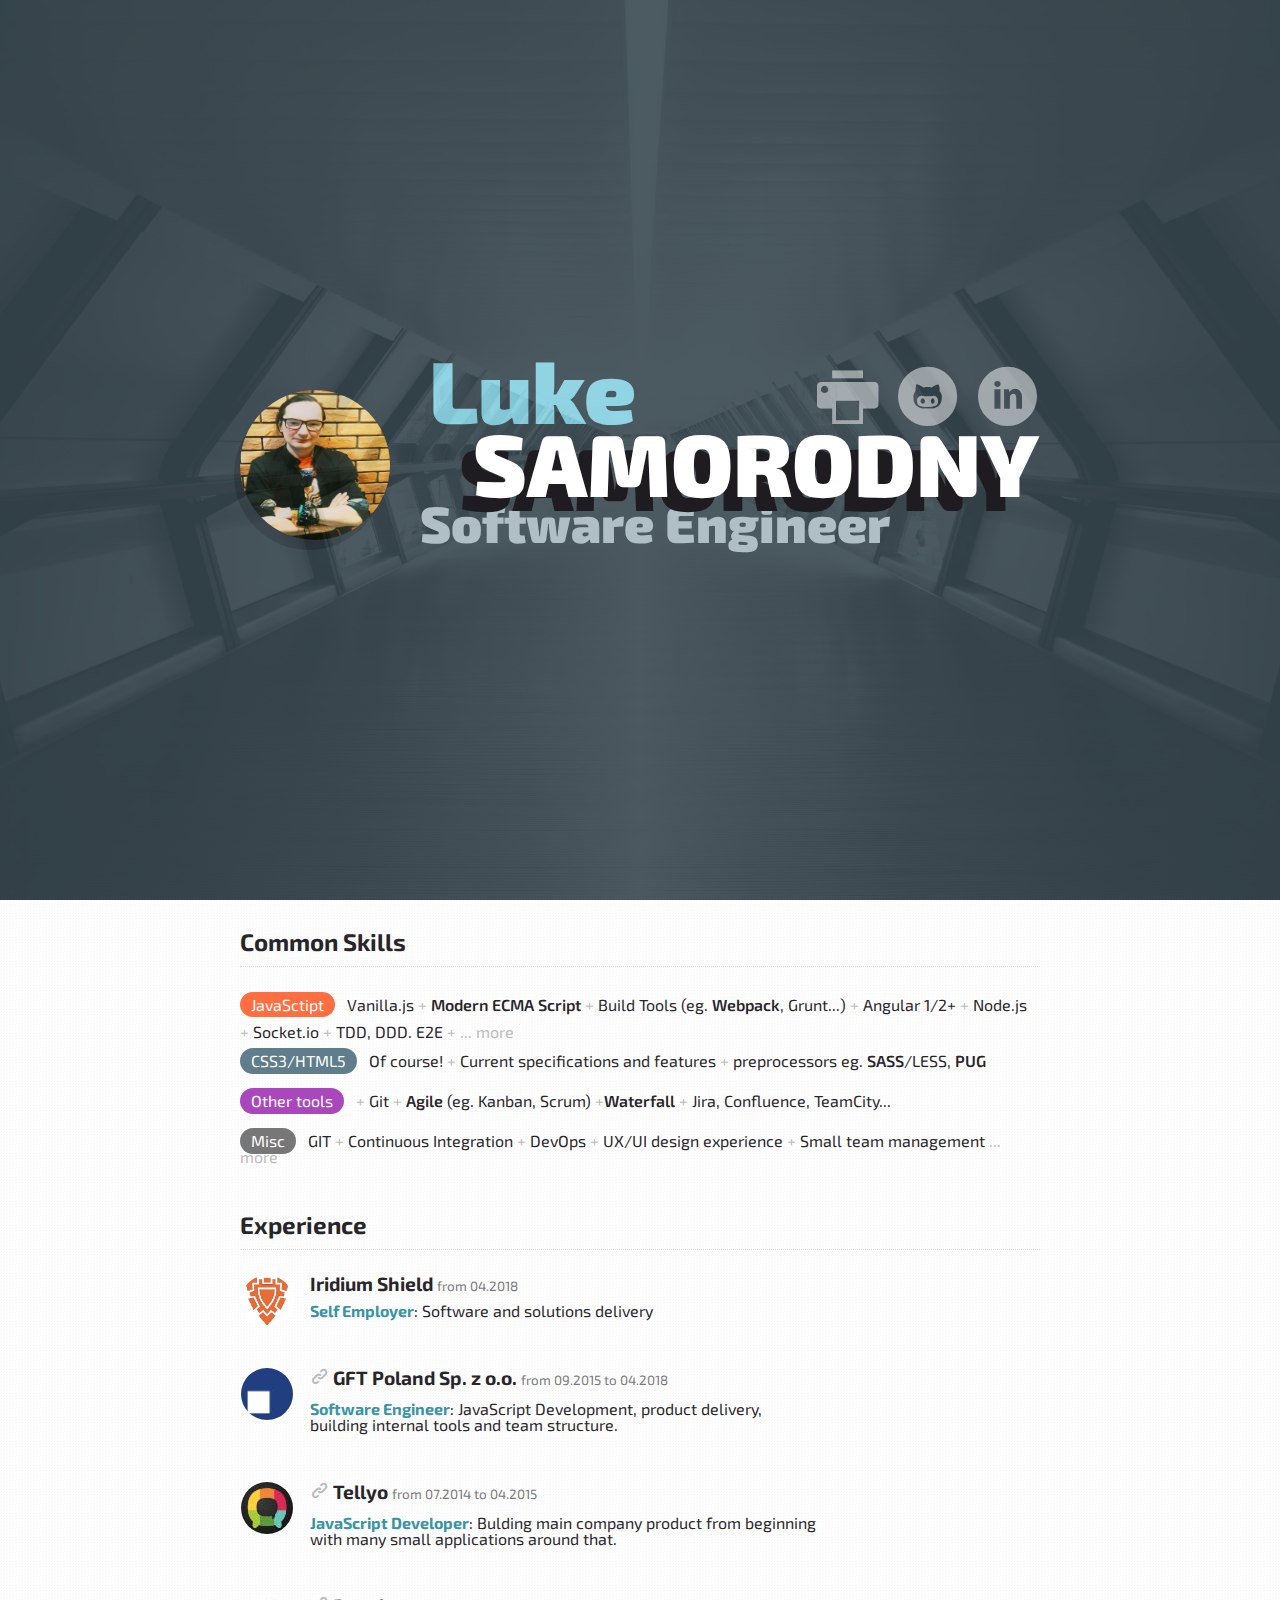
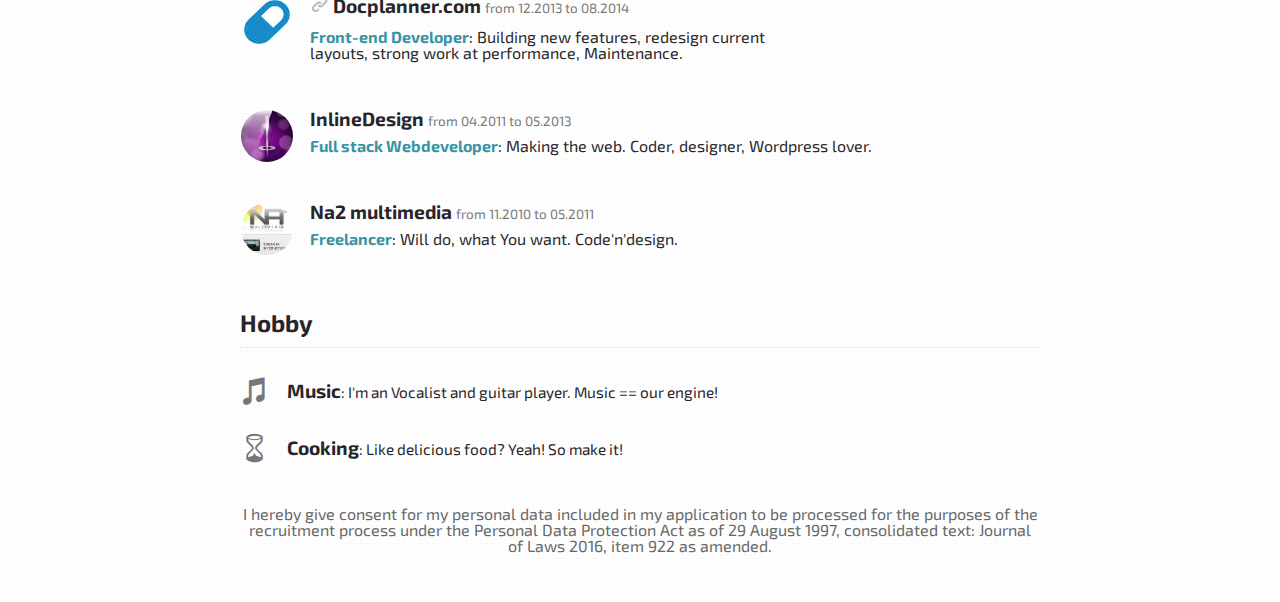
<file: index.html>
<!DOCTYPE html>
<html>
	<head>
		<meta name="theme-color" content="#37474f">
		<meta http-equiv="Content-Type" content="text/html; charset=UTF-8" />
		<meta name="viewport" content="width=device-width, initial-scale=1.0, maximum-scale=1.2, user-scalable=yes" />

		<title>Luke Samorodny - JavaScript developer</title>

		<link href='http://fonts.googleapis.com/css?family=Exo+2:900,400,700&amp;subset=latin-ext'
			rel='stylesheet'
			type='text/css'
			>

		<link rel="stylesheet" href="samorodny.css" type="text/css">

		<!--
			Dzida składa się z przeddzidzia dzidy, śróddzidzia dzidy i zadzidzia
			dzidy. Przeddzidzie dzidy składa się z przeddzidzia przeddzidzia
			dzidy, śróddzidzia przeddzidzia dzidy i zadzidzia przeddzidzia
			dzidy. Śróddzidzie dzidy składa się z przeddzidzia śróddzidzia
			dzidy, śróddzidzia śróddzidzia dzidy i zadzidzia śróddzidzia dzidy.
			Zadzidzie dzidy składa się z przeddzidzia zadzidzia dzidy,
			śróddzidzia zadzidzia dzidy i zadzidzia zadzidzia dzidy.
			Przeddzidzie przeddzidzia dzidy składa się z przeddzidzia
			przeddzidzia przeddzidzia dzidy, śróddzidzia przeddzidzia
			przeddzidzia dzidy i zadzidzia przeddzidzia przeddzidzia dzidy.
			Śróddzidzie przeddzidzia dzidy składa się z przeddzidzia śróddzidzia
			przeddzidzia dzidy, śróddzidzia śróddzidzia przeddzidzia dzidy i...
			Przepraszamy, osoba to pisząca nie wytrzymała psychicznie i musiała
			walnąć głową w blat.
		-->
	</head>
	<body>

		<!-- *************************************************************** -->

		<div id="vcard">
			<section id="it-is-my-home">
				 <div>
					<img src="img/npsr.jpg">

					<figure>
						<p>
							Luke
							<span>
								<a href=""
									class="icon-printer"
									onclick="window.print();return false;"></a>

								<a href="http://github.com/npsr"
									class="icon-github"></a>

								<a href="http://lnkd.in/dQtvxwz"
									class="icon-linkedin"></a>
							</span>
						</p>
						<p>SAMORODNY</p>
						<p>
							Software Engineer
						</p>
					</figure>
				 </div>

			</section>

			<ul id="contact">
				<li><i class="icon-mobile"> </i>(0048) 720 977 700 </li>
				<li> | </li>
				<li><i class="icon-paperplane"> </i>luke.samorodny@gmail.com </li>
				<li><i class="icon-linkedin"> </i>linkedin.com/in/samorodny </li>
				<li> | </li>
				<li><i class="icon-github"> </i>npsr.github.io</li>
			</ul>

			<div class="cover">&nbsp</div>
		</div>

		<!-- *************************************************************** -->

		<div id="curriculum" class="clr">
			<section id="skills">
				<h2>Common Skills</h2>

				<p>
					<span class="js">JavaSctipt</span>

					Vanilla.js
					<small>+</small> <b>Modern ECMA Script</b>
					<small>+</small> Build Tools (eg. <b>Webpack</b>, Grunt...)
					<small>+</small> Angular 1/2+
					<small>+</small> Node.js
					<small>+</small> Socket.io
					<small>+</small> TDD, DDD. E2E

					<small>+ ... more</small>
				</p>

				<p>
					<span class="css">CSS3/HTML5</span>

          Of course!
					<small>+</small> Current specifications and features
					<small>+</small> preprocessors eg. <b>SASS</b>/LESS, <b>PUG</b>
				</p>

				<span class="other">Other tools</span>

				<small>+</small> Git
				<small>+</small> <b>Agile</b> (eg. Kanban, Scrum)
				<small>+</small><b>Waterfall</b>
				<small>+</small> Jira, Confluence, TeamCity...
				<p>
					<span class="misc">Misc</span>

					GIT
					<small>+</small> Continuous Integration
					<small>+</small> DevOps
					<small>+</small> UX/UI design experience
					<small>+</small> Small team management
					<small>... more</small>

				</p>
			</section>

			<!-- *********************************************************** -->

			<section id="experience">
				<h2>Experience</h2>

				<article>
					<img src="img/is.jpeg" width="52" height="52" srcset="img/retina/is.jpeg 2x">

					<div>
						<h3>
							Iridium Shield
							<small>from 04.2018</small>
						</h3>

						<p><strong>Self Employer</strong>:
							Software and solutions delivery
						</p>

					</div>
				</article>

				<article>
					<img src="img/gft.jpg" srcset="img/retina/gft.jpg 2x">

					<div>
						<h3>
							<a href="http://www.gft.com/pl/pl/index/"
								target="_blank"
								>
								<i class="icon icon-link"></i>
								GFT Poland Sp. z o.o.
							</a>
							<small>from 09.2015 to 04.2018</small>
						</h3>

						<p><strong>Software Engineer</strong>:
							JavaScript Development, product delivery,<br>
							building internal tools and team structure.
						</p>

					</div>
				</article>

				<!-- ******************************************************* -->

				<article>
					<img src="img/tlo.jpg" srcset="img/retina/tlo.jpg 2x">

					<div>
						<h3>
							<a href="http://tellyo.com/"
								target="_blank"
								>
								<i class="icon icon-link"></i>
								Tellyo
							</a>
							<small>from 07.2014 to 04.2015</small>
						</h3>

						<p><strong>JavaScript Developer</strong>:
							Bulding main company product from beginning<br>
							with many small applications around that.
						</p>

					</div>
				</article>

				<!-- ******************************************************* -->

				<article>
					<img src="img/zl.jpg" srcset="img/retina/zl.jpg 2x">

					<div>
						<h3>
							<a href="http://docplanner.com/"
								target="_blank"
								>
								<i class="icon icon-link"></i>
								Docplanner.com
							</a>
							<small>from 12.2013 to 08.2014</small>
						</h3>

						<p><strong>Front-end Developer</strong>:
							Building new features, redesign current<br>
							layouts, strong work at performance, Maintenance.
						</p>

					</div>
				</article>

				<!-- ******************************************************* -->

				<article>
					<img src="img/id.jpg" srcset="img/retina/id.jpg 2x">

					<div>
						<h3>
							InlineDesign <small>from 04.2011 to 05.2013</small>
						</h3>

						<p><strong>Full stack Webdeveloper</strong>:
							Making the web. Coder, designer, Wordpress lover.
						</p>

					</div>
				</article>

				<!-- ******************************************************* -->

				<article>
					<img src="img/na2.jpg" srcset="img/retina/na2.jpg 2x">

					<div>
						<h3>
							Na2 multimedia <small>from 11.2010 to 05.2011</small>
						</h3>

						<p><strong>Freelancer</strong>:
							Will do, what You want. Code'n'design.
						</p>

					</div>
				</article>
			</section>

			<!-- *********************************************************** -->

			<section id="hobby">
				<h2>Hobby</h2>

				<h3><i class="icon icon-music"></i> Music<small>: I'm an Vocalist and guitar player. Music == our engine!</small></h3>
				<h3><i class="icon icon-hourglass"></i> Cooking<small>: Like delicious food? Yeah! So make it!</small></h3>

			</section>

			<!-- *********************************************************** -->
			<section id="clause">
				I hereby give consent for my personal data included in my application to be processed for the purposes of the recruitment process under the Personal Data Protection Act as of 29 August 1997, consolidated text: Journal of Laws 2016, item 922 as amended.
			</section>

		</div>
	</body>
</html>
</file>
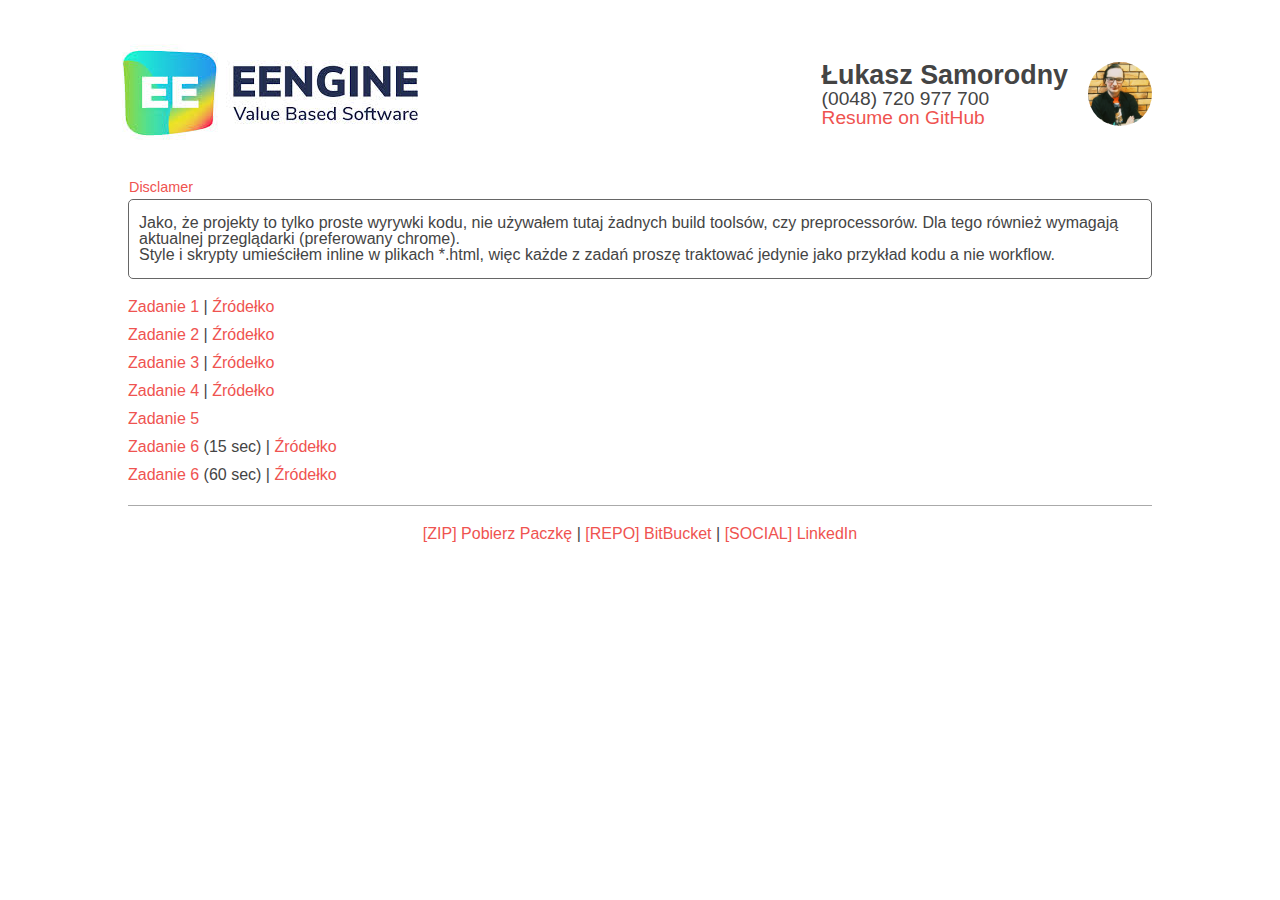
<file: eengine/index.html>
<!doctype html>

<html lang="en">
<head>
  <meta charset="utf-8">
  <meta name="viewport" content="width=device-width, initial-scale=1.0">

  <title>EENGINE</title>

  <link rel="stylesheet" href="./common/common.css?v=6">

  <style>
    header {
      display: flex;
      flex-direction: row;
      flex-wrap: wrap;
      justify-content: flex-start;
      align-items: flex-start;
      align-content: flex-start;
    }

    header div {
      flex: 1 1 auto;
    }

    header .left img {
      margin-left: -30px;
    }

    header .right {
      align-self: center;
      flex: 0 1 auto;
      font-size: 1.2em;
    }
    header .vcard {
      float: left;
    }

    header .name {
      font-size: 1.4em;
      font-weight: 700;
      display: block;
    }

    header .avatar {
      float: right;
      width: 64px;
      height: 64px;
      background: url('https://npsr.github.io/img/npsr.jpg');
      background-size: cover;
      border-radius: 50%;
      margin-left: 20px;
    }
    .nav a {
      margin-bottom: 10px;
      display: inline-block;
      position: relative;
      transition: margin-left .3s;
    }
    .nav a:not(.source):hover {
      margin-left: 10px;
    }
    .nav a:not(.source):hover:before {
      content: '>';
      display: block;
      position: absolute;
      left: -10px;
      top: 0;
    }

    .more {
      border-top: 1px solid #aaa;
      padding-top: 20px;
      margin-top: 10px;
      text-align: center;
    }

    .more li {
      display: inline-block;
    }
  </style>

</head>

<body>
  <div class="content">

    <header>
      <div class="left">
        <img src="[data-uri]">
      </div>
      <div class="right">
        <div class="vcard">
          <span class="name">Łukasz Samorodny</span>
          <span class="number">(0048) 720 977 700</spam><br>
          <a href="https://npsr.github.io">Resume on GitHub</a>
        </div>
        <div class="avatar"></div>
      </div>
    </header>

    <div class="disclamer">
      Jako, że projekty to tylko proste wyrywki kodu, nie używałem tutaj
      żadnych build toolsów, czy preprocessorów. Dla tego również wymagają
      aktualnej przeglądarki (preferowany chrome).<br>
      Style i skrypty umieściłem inline w plikach *.html, więc każde z zadań
      proszę traktować jedynie jako przykład kodu a nie workflow.
    </div>

    <ul class="nav">
      <li><a href="01/">Zadanie 1</a> | <a href="https://bitbucket.org/npsr/test-drive/src/master/01/index.html" class="source">Źródełko</a></li>
      <li><a href="02/">Zadanie 2</a> | <a href="https://bitbucket.org/npsr/test-drive/src/master/02/index.html" class="source">Źródełko</a></li>
      <li><a href="03/">Zadanie 3</a> | <a href="https://bitbucket.org/npsr/test-drive/src/master/03/index.html" class="source">Źródełko</a></li>
      <li><a href="04/">Zadanie 4</a> | <a href="https://bitbucket.org/npsr/test-drive/src/master/04/index.html" class="source">Źródełko</a></li>
      <li><a href="05/">Zadanie 5</a></li>
      <li><a href="06/?#sec=15">Zadanie 6</a> (15 sec) | <a href="https://bitbucket.org/npsr/test-drive/src/master/06/index.html" class="source">Źródełko</a></li>
      <li><a href="06/?#sec=60">Zadanie 6</a> (60 sec) | <a href="https://bitbucket.org/npsr/test-drive/src/master/06/index.html" class="source">Źródełko</a></li>

    </ul>

    <ul class="more">
      <li><a href="https://bitbucket.org/npsr/test-drive/get/2a398da0e04b.zip">[ZIP] Pobierz Paczkę</a></li>
      <li> | </li>
      <li><a href="https://bitbucket.org/npsr/test-drive/src/master/">[REPO] BitBucket</a></li>
      <li> | </li>
      <li><a href="https://www.linkedin.com/in/samorodny/?originalSubdomain=pl">[SOCIAL] LinkedIn</a></li>
    </ul>
  </div>

</body>
</html>
</file>
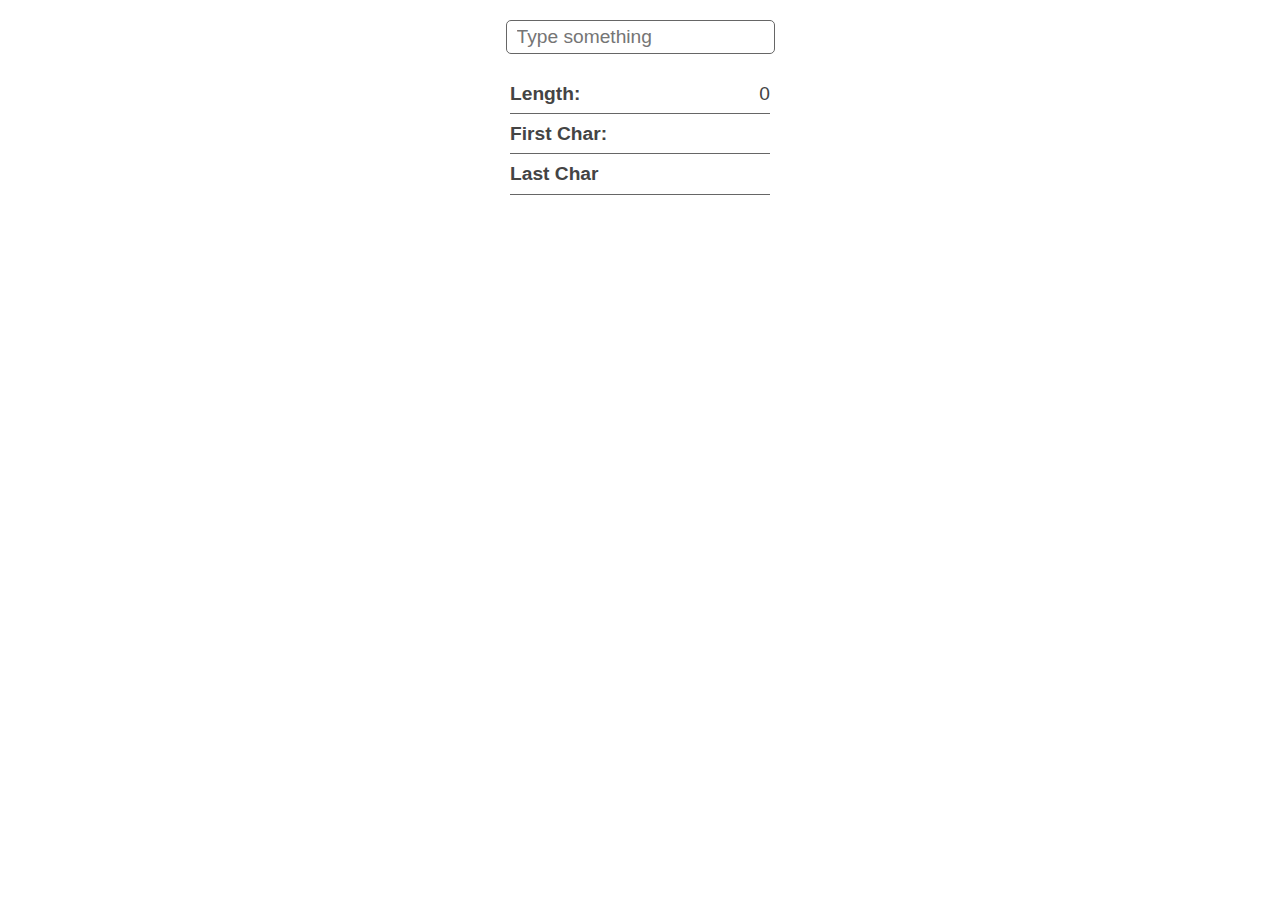
<file: eengine/01/index.html>
<!doctype html>

<html lang="en">
<head>
  <meta charset="utf-8">
  <meta name="viewport" content="width=device-width, initial-scale=1.0">

  <title>EENGINE#test 01</title>

  <link rel="stylesheet" href="../common/common.css?v=5">

  <style>
    body {
      text-align: center;
    }
    ul {
      padding-left: 0;
      margin-top: 20px;
      width: 260px;
      text-align: left;
      margin: 30px auto;
    }

    li {
      margin-bottom: 10px;
      font-size: 1.2em;
      border-bottom: 1px solid #666;
      padding-bottom: 10px;
    }

    li span {
      float: right;
    }
  </style>

</head>

<body>
  <div class="content">
    <input type="text" placeholder="Type something" onkeyup="updateResult(this)">
      <ul id="result">
        <ul>
          <li><b>Length:</b> <span class="length">0</span></li>
          <li><b>First Char:</b> <span class="first-char"></span></li>
          <li><b>Last Char</b> <span class="last-char"></span></li>
        </ul>
      </ul>
    </div>

  <script type="text/javascript">

    Object.assign(String.prototype, {
        info() {
          let stringInfo = {
            length:     this.length,
            firstChar:  this[0],
            lastChar:   this[Object.keys(this).length -1]
          }
            return stringInfo;
        }
    });

    console.log('foobar'.info());

    // -----------------------------------------------------------------------
    var updateResult = function(e) {
      let value = e.value;
      let divResult = document.querySelector('#result');

      divResult.querySelector('.length').innerText = value.info().length
      divResult.querySelector('.first-char').innerText = value.info().firstChar || ""
      divResult.querySelector('.last-char').innerText = value.info().lastChar || ""

    }

    </script>
</body>
</html>
</file>
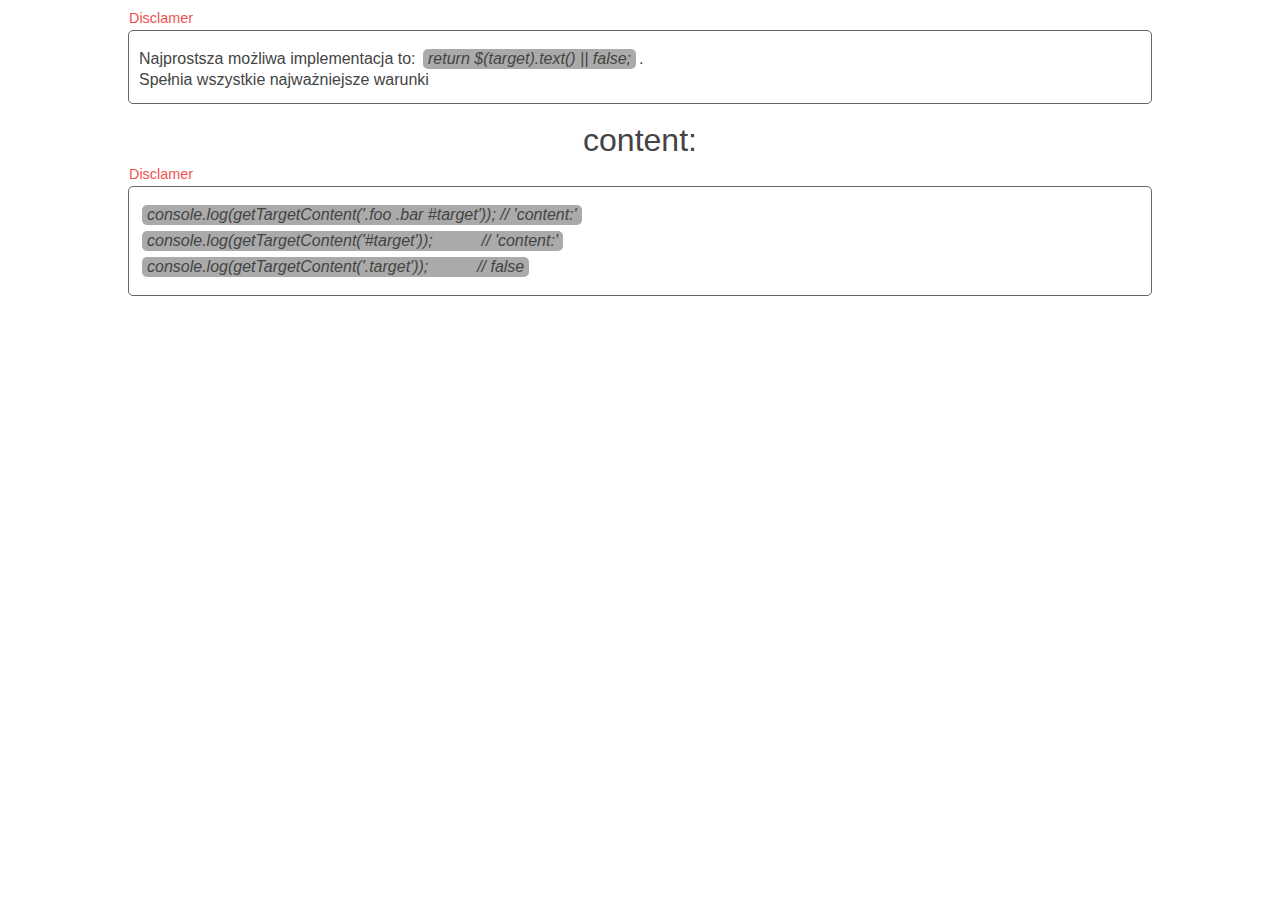
<file: eengine/02/index.html>
<!doctype html>

<html lang="en">
<head>
  <meta charset="utf-8">

  <title>EENGINE#test 02</title>

  <link rel="stylesheet" href="../common/common.css?v=7">

  <style>
    .bar {
      font-size: 2em;
      font-weight: 500;
      text-align: center;
    }
  </style>

</head>

<body>
  <div class="foo content">
    <div class="disclamer">
      Najprostsza możliwa implementacja to:
      <pre>return $(target).text() || false;</pre>.<br>
      Spełnia wszystkie najważniejsze warunki
    </div>

    <div class="bar">
      <span id="target">
        content:
      </span>
    </div>

    <div class="disclamer">
      <pre>console.log(getTargetContent('.foo .bar #target')); // 'content:'</pre></br>
      <pre>console.log(getTargetContent('#target'));           // 'content:'</pre></br>
      <pre>console.log(getTargetContent('.target'));           // false</pre></br>
    </div>
  </div>

  <script src="https://ajax.googleapis.com/ajax/libs/jquery/3.5.1/jquery.min.js"></script>
  <script type="text/javascript">

    function getTargetContent(target) {
      return $(target).text() || false;
    }

    console.log(getTargetContent('.foo .bar #target')); // 'content:'
    console.log(getTargetContent('#target'));           // 'content:'
    console.log(getTargetContent('.target'));           // false

  </script>
</body>
</html>
</file>
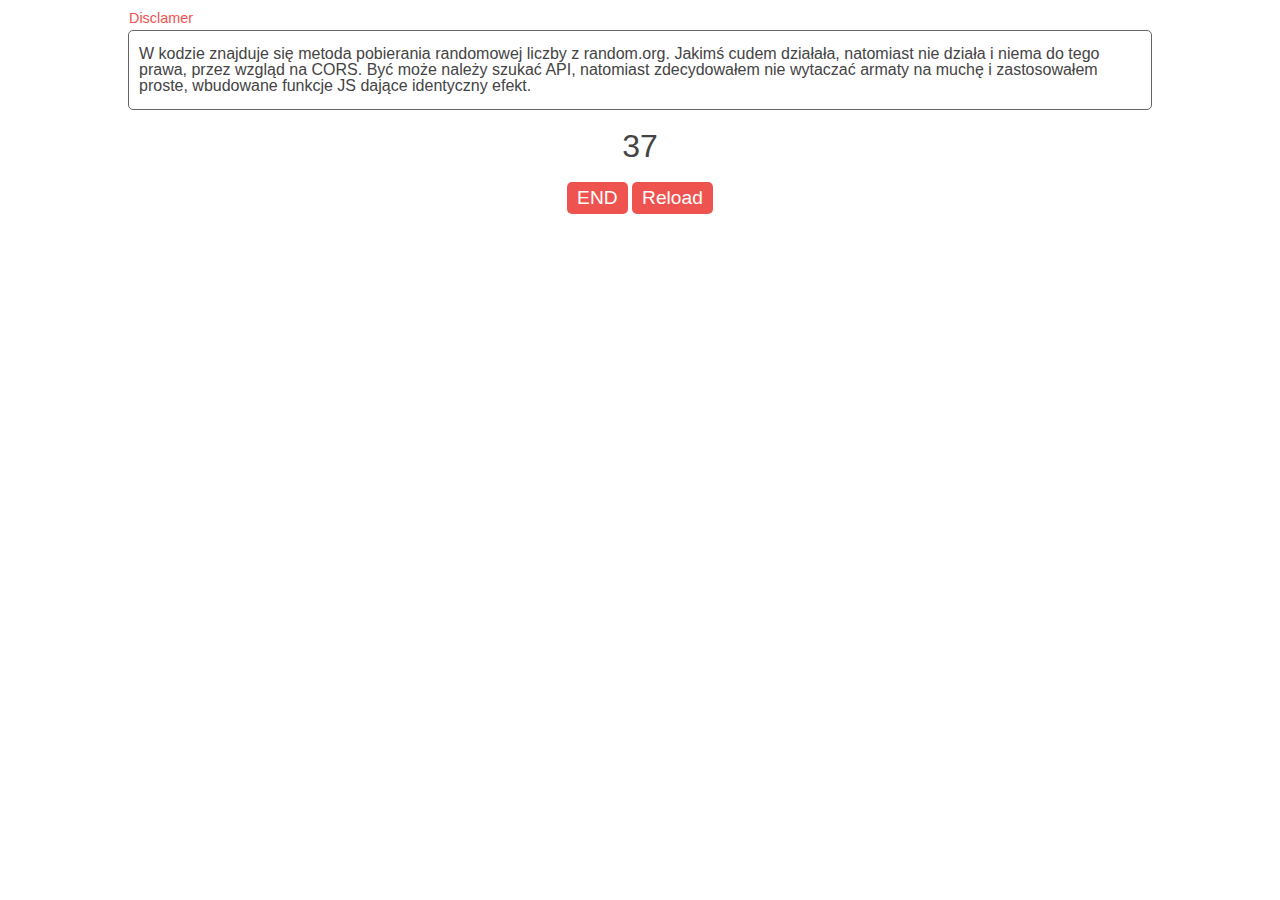
<file: eengine/03/index.html>
<!doctype html>

<html lang="en">
<head>
  <meta charset="utf-8">
  <meta name="viewport" content="width=device-width, initial-scale=1.0">

  <title>EENGINE#test 03</title>

  <link rel="stylesheet" href="../common/common.css?v=6">

  <style>
    .number {
      text-align: center;
      margin-bottom: 20px;
      font-size: 2em;
      display: block;
    }
    #accept {
      display: none;
      text-align: center;
    }
  </style>

</head>

<body>
  <div id="result" class="content">

    <section class="disclamer">
      W kodzie znajduje się metoda pobierania randomowej liczby z random.org.
      Jakimś cudem działała, natomiast nie działa i niema do tego prawa,
      przez wzgląd na CORS. Być może należy szukać API, natomiast zdecydowałem
      nie wytaczać armaty na muchę i zastosowałem proste, wbudowane funkcje JS
      dające identyczny efekt.
    </section>

    <span class="number"></span>
    <div id="accept">
      <button onclick="random.end()">END</button>
      <button onclick="random.countdown(this)">Reload</button>
    </div>
  </div>

  <script src="https://ajax.googleapis.com/ajax/libs/jquery/3.5.1/jquery.min.js"></script>
  <script type="text/javascript">

    class Random {

      // -----------------------------------------------------------------------
      constructor() {
        $(()=> {
          this.getRandom();
        })

        this.result = $('#result');
        this.resNumber = this.result.find('.number');

        this.resValue = Number;;
      }

      // -----------------------------------------------------------------------
      getRandom() {

        // Local Workaround, becouse random.org method
        // is now not working, becouse of CORS
        // @TODO Find other method (maby some API)

        let random =  Math.floor(Math.random() * (60 - 0)) + 0;

        this.resValue = parseInt( random );
        this.displayResult(this.resValue);
        $('#accept').show();

      //
      //   $.ajax({
      //       "type": "GET",
      //       "url": "http://www.random.org/integers/?num=1&min=0&max=60&col=1&base=10&format=plain&rnd=new",
      //       "success": ( data, status, xhr ) => {
      //         this.resValue = parseInt( data );
      //         this.displayResult(this.resValue);
      //         $('#accept').show();
      //         return (this.resValue);
      //       },
      //       "error": () => {
      //       }
      //   });
      }

      // -----------------------------------------------------------------------
      displayResult(html) {
        $('#accept').hide();
        this.resNumber.html(html)
      }

      // -----------------------------------------------------------------------
      countdown() {

        let i = this.resValue;

        let counter = () => {
          if(i > 0) {
            $('#accept').css('display: none');
            this.displayResult('Wait for: ' + i + ' seconds');
            i --;
          } else {
            $('#accept').show();
            clearInterval(counterID);
            this.getRandom();
          }
        }

        let counterID = setInterval(counter, 1000)
      }

      // -----------------------------------------------------------------------
      end() {
        $('#accept').hide();
        this.displayResult('Thanks!');
      }
    }

    const random = new Random;

  </script>
</body>
</html>
</file>
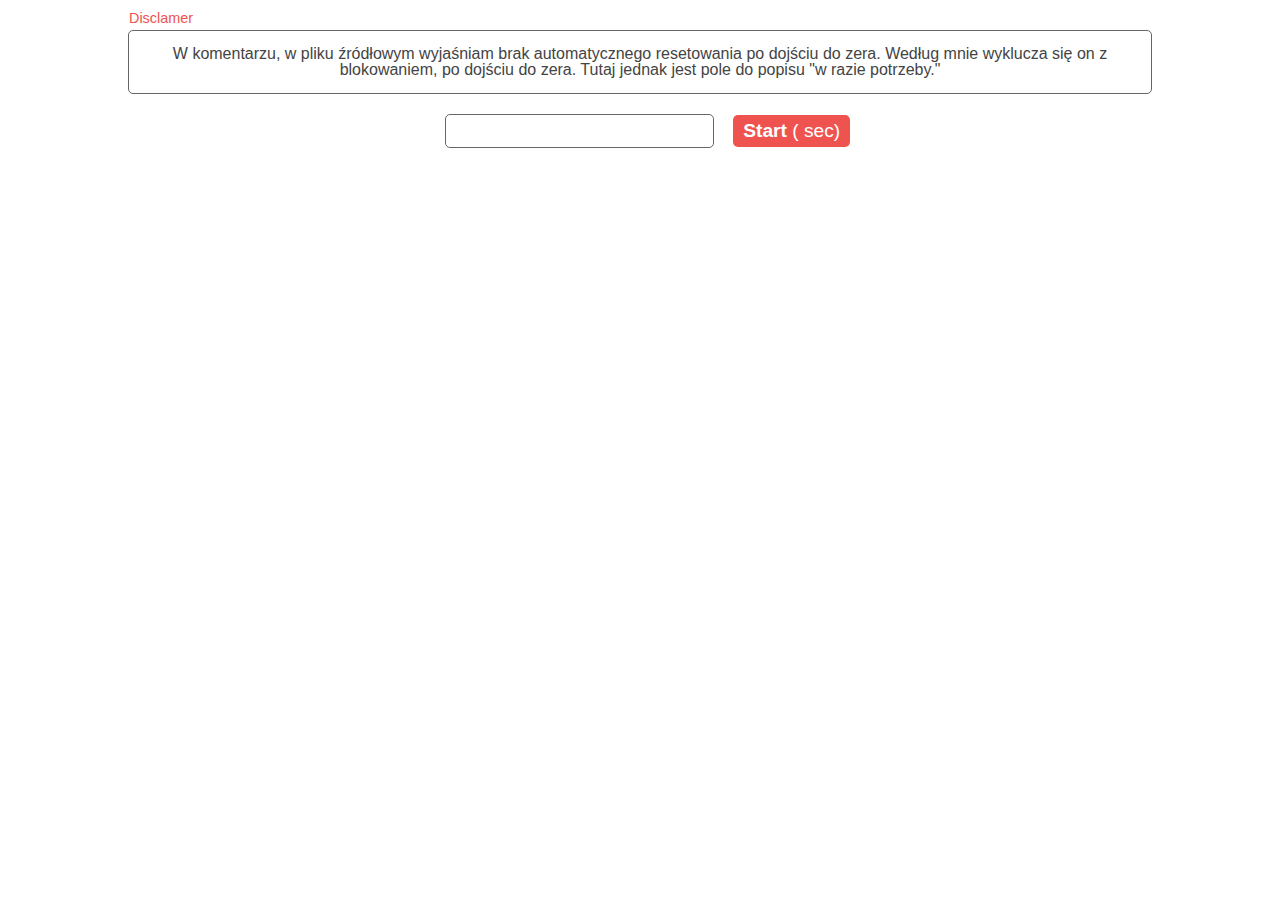
<file: eengine/06/index.html>
<!doctype html>

<html lang="en">
<head>
  <meta charset="utf-8">
  <meta name="viewport" content="width=device-width, initial-scale=1.0">

  <title>EENGINE#test 06</title>
  <link rel="stylesheet" href="../common/common.css?v=4">
  <style>
  .content {
    text-align: center;
  }
    input::-webkit-outer-spin-button,
    input::-webkit-inner-spin-button {
      -webkit-appearance: none;
      margin: 0;
    }
    input[type=number] {
      -moz-appearance: textfield;
    }
  </style>

</head>

<body>

  <div class="content">

    <div class="disclamer">
      W komentarzu, w pliku źródłowym wyjaśniam brak automatycznego
      resetowania po dojściu do zera. Według mnie wyklucza się on
      z blokowaniem, po dojściu do zera. Tutaj jednak jest pole do
      popisu "w razie potrzeby."
    </div>

    <form id="counter-form">
      <input type="number">
      <button type="submit"><b>Start</b> (<span></span> sec)</button>
    </form>
  </div>

  <script type="text/javascript">

    class Counter {

      // -----------------------------------------------------------------------
      constructor() {
        this.params = {
          secParamName: 'sec',
          defaultSecTime: 5,
          formSelector: '#counter-form'
        }

        this.counterInProgress = false;

        this.secToCountdown = this.getSec(this.params.secParamName)
        this.input = document.querySelector(this.params.formSelector + ' input[type="number"]');
        this.submit = document.querySelector(this.params.formSelector + ' button[type="submit"]');
        this.submitCounter = document.querySelector(this.params.formSelector + ' button[type="submit"] span');
        this.submitText = document.querySelector(this.params.formSelector + ' button[type="submit"] b');

        this.fillForm();
        this.addFormActions();
      }

      // -----------------------------------------------------------------------
      getSec(key) {
        let matches = location.hash.match(new RegExp(key+'=([^&]*)'));
        if(isNaN(matches[1]) === false && matches[1] > 0 ) {
          return matches[1]
        } else {
          return this.params.defaultSecTime
        }
      }

      // -----------------------------------------------------------------------
      fillForm() {
        this.input.value = this.secToCountdown;
        this.submitCounter.innerHTML = this.secToCountdown;
      }

      // -----------------------------------------------------------------------
      addFormActions() {
        this.input.addEventListener('keyup', (e) => {
          this.secToCountdown = e.target.valueAsNumber > 0 ? e.target.valueAsNumber : 5;
          this.fillForm()
        })

        this.submit.addEventListener('click', ()=>{
          if(!this.counterInProgress) {
            this.countdown()
          } else {
            this.secToCountdown = 0;
            this.fillForm();
          }
        });
      }

      // -----------------------------------------------------------------------
      countdown() {
        let counter = () => {
          if(this.secToCountdown > 0) {
            this.counterInProgress = true;
            this.secToCountdown --;
            this.fillForm();
            this.submitText.innerHTML = 'Wait for'
          } else {
            this.counterInProgress = false;
            this.input.disabled = true;
            this.submit.innerHTML = 'Sent';
            clearInterval(counterID);
          }
        }

        let counterID = setInterval(counter, 1000)
      }

      // -----------------------------------------------------------------------
      // @TODO: Reset function, but it have no sense, tu run
      // it after coundown, becouse the locked stage and
      // Sent state will be unreadable.

    }

    const counter = new Counter;

  </script>
</body>
</html>
</file>
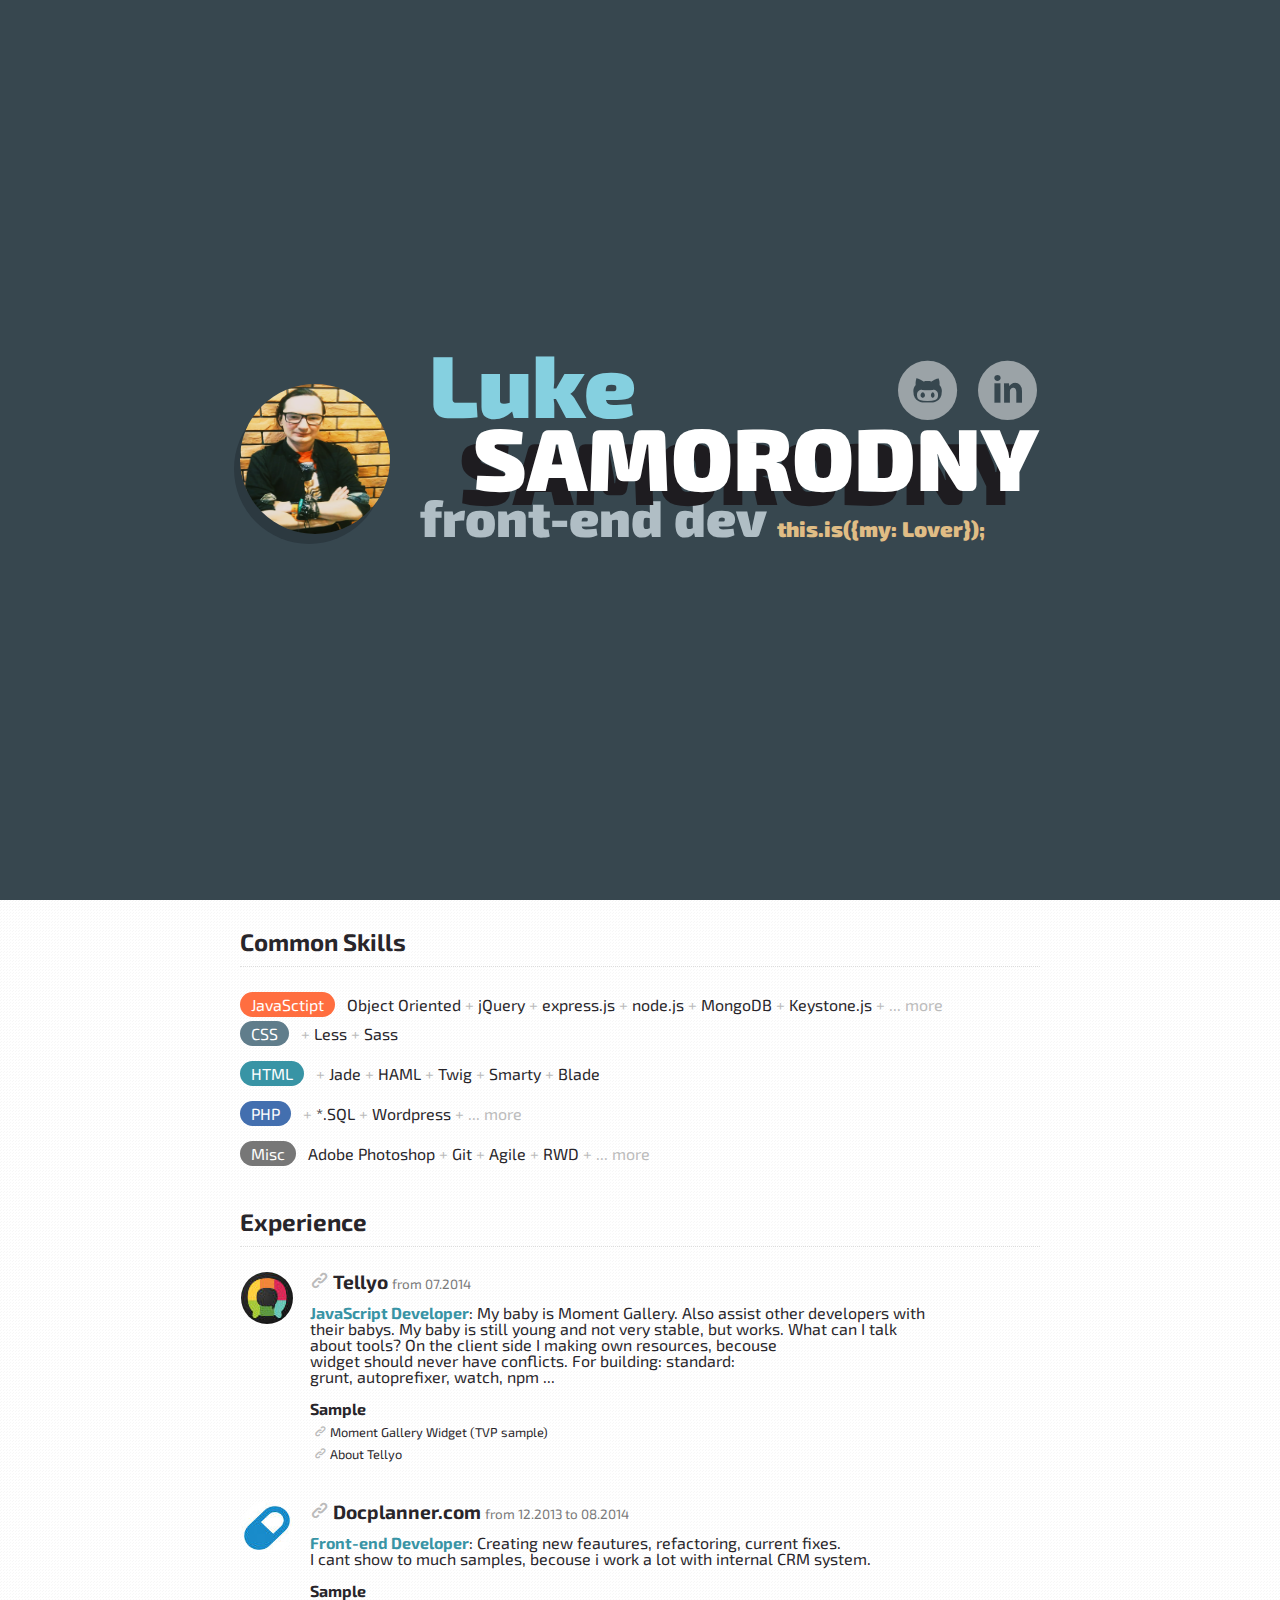
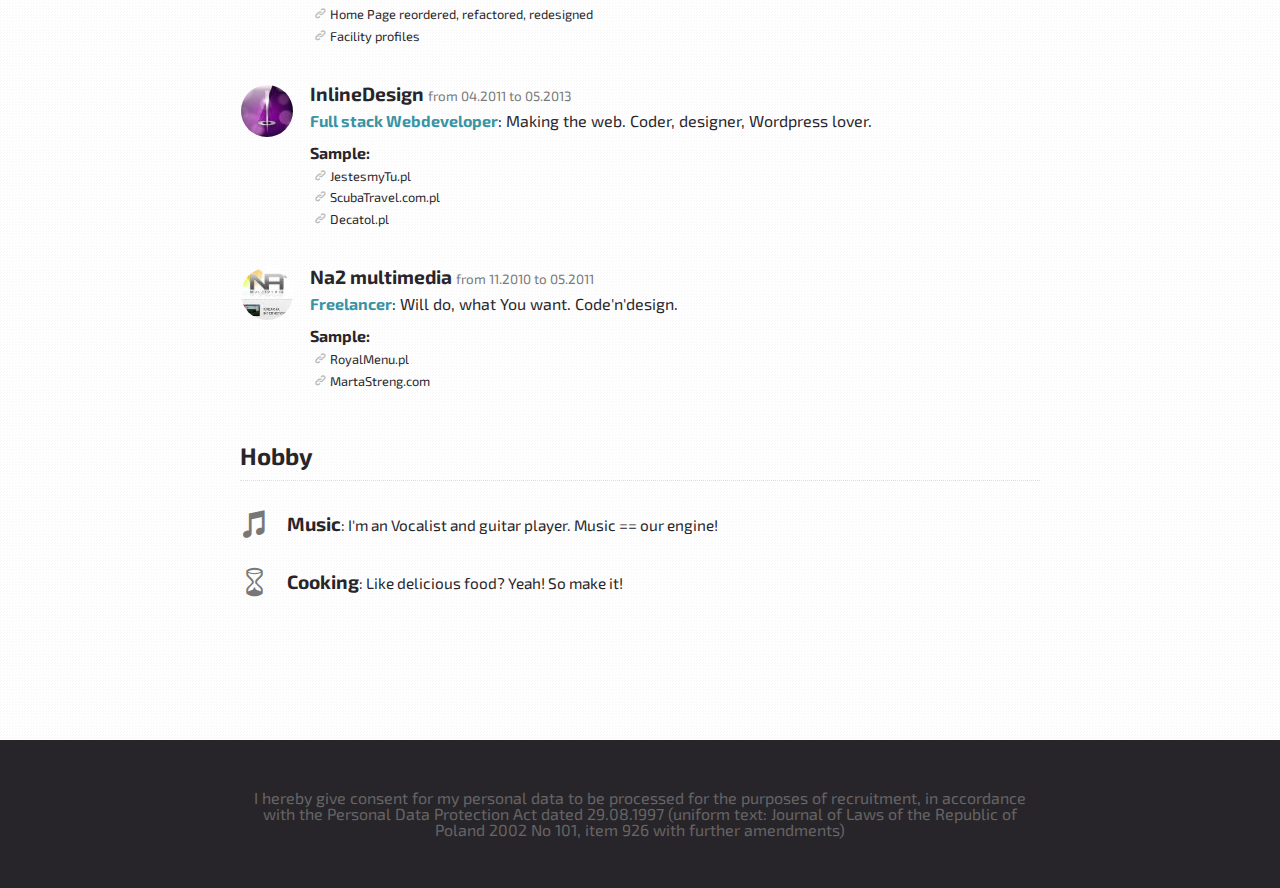
<file: nyancat/coolpeople.html>
<!DOCTYPE html>
<html>
	<head>
		<title>Luke Samorodny - front-end developer</title>
		<meta charset="UTF-8">
		<meta name="viewport" content="width=device-width">
		<link href='http://fonts.googleapis.com/css?family=Exo+2:900,400,700&amp;subset=latin-ext' rel='stylesheet' type='text/css'>
		<link rel="stylesheet" href="../samorodny.css" type="text/css">		
	</head>
	<body>	

		<div id="vcard">
			<section id="it-is-my-home">
				 <div>
					<img src="../img/npsr.jpg">

					<figure>			
						<p>
							Luke 
							<span>								
								<a href="http://github.com/npsr" class="icon-github"></a>
								<a href="http://lnkd.in/dQtvxwz" class="icon-linkedin"></a>
							</span>
						</p>
						<p>SAMORODNY</p>
						<p>front-end dev
							<span>this.is({my: Lover});</span>
						</p>
					</figure>
				 </div>
			</section>
		</div>

		<div id="curriculum" class="clr">
			<section id="skills">
				<h2>Common Skills</h2>

				<p>
					<span class="js">JavaSctipt</span> 

					Object Oriented
					<small>+</small> jQuery 
					<small>+</small> express.js
					<small>+</small> node.js
					<small>+</small> MongoDB
					<small>+</small> Keystone.js
					<small>+ ... more</small>
				</p>

				<p>
					<span class="css">CSS</span>

					<small>+</small> Less
					<small>+</small> Sass
				</p>

				<p>
					<span class="html">HTML</span>

					<small>+</small> Jade
					<small>+</small> HAML
					<small>+</small> Twig
					<small>+</small> Smarty
					<small>+</small> Blade
				</p>

				<p>
					<span class="php">PHP</span>

					<small>+</small> *.SQL
					<small>+</small> Wordpress					
					<small>+ ... more</small>
				</p>

				<p>
					<span class="misc">Misc</span>

					Adobe Photoshop
					<small>+</small> Git
					<small>+</small> Agile
					<small>+</small> RWD
					<small>+ ... more</small>

				</p>
			</section>

			<section id="experience">
				<h2>Experience</h2>

				<article>
					<img src="../img/tlo.jpg" srcset="img/retina/tlo.jpg 2x">

					<div>
						<h3>
							<a href="http://tellyo.com/" 								
								target="_blank"
								>
								<i class="icon icon-link"></i>
								Tellyo 
							</a>
							<small>from 07.2014</small>
						</h3>

						<p><strong>JavaScript Developer</strong>: 
							My baby is Moment Gallery. Also assist other developers with <br>
							their babys. My baby is still young and not very stable, but works. What can I talk<br>
							about tools? On the client side I making own resources, becouse<br>
							widget should never have conflicts. For building: standard:<br>
							grunt, autoprefixer, watch, npm ... <br>
						</p>	

						<h5>Sample</h5>
						<ul>
							<li><a href="http://superstarcie.tvp.pl/video/najlepsze-momenty#top"
								   target="_blank"
								   >
								   <i class="icon icon-link"></i>
								   Moment Gallery Widget (TVP sample)
								</a>
							</li>
							<li><a href="http://about.tellyo.com/"
								   target="_blank"
								   >
								   <i class="icon icon-link"></i>
								   About Tellyo
								</a>
							</li>

						</ul>

					</div>
				</article>

				<article>
					<img src="../img/zl.jpg" srcset="img/retina/zl.jpg 2x">

					<div>
						<h3>
							<a href="http://docplanner.com/" 								
								target="_blank"
								>
								<i class="icon icon-link"></i>
								Docplanner.com 
							</a>
							<small>from 12.2013 to 08.2014</small>
						</h3>

						<p><strong>Front-end Developer</strong>: 
							Creating new feautures, refactoring, current fixes.<br>
							I cant show to much samples, becouse i work a lot with internal CRM system.
						</p>											

						<h5>Sample</h5>
						<ul>
							<li><a href="http://www.znanylekarz.pl/"
								   target="_blank"
								   >
								   <i class="icon icon-link"></i>
								   Home Page reordered, refactored, redesigned
								</a>
							</li>
							<li><a href="http://www.znanylekarz.pl/placowki/boramed-ken"
								   target="_blank"
								   >
								   <i class="icon icon-link"></i>
								   Facility profiles
								</a>
							</li>

						</ul>
					</div>
				</article>


				<article>
					<img src="../img/id.jpg" srcset="img/retina/id.jpg 2x">

					<div>
						<h3>
							InlineDesign <small>from 04.2011 to 05.2013</small>
						</h3>

						<p><strong>Full stack Webdeveloper</strong>:
							Making the web. Coder, designer, Wordpress lover.
						</p>							
						
						<h5>Sample:</h5>
						<ul>
							<li><a href="http://jestesmytu.pl/"									
									target="_blank"
									>
									<i class="icon icon-link"></i>
									JestesmyTu.pl
								</a>
							</li>
							<li><a href="http://scubatravel.com.pl/" 									
									target="_blank"
									>
									<i class="icon icon-link"></i>
									ScubaTravel.com.pl
								</a>
							</li>
							<li><a href="http://decatol.pl/" 									
									target="_blank"
									>
									<i class="icon icon-link"></i>
									Decatol.pl
								</a>
							</li>
						</ul>

										

					</div>					
				</article>


				<article>
					<img src="../img/na2.jpg" srcset="img/retina/na2.jpg 2x">

					<div>
						<h3>
							Na2 multimedia <small>from 11.2010 to 05.2011</small>
						</h3>

						<p><strong>Freelancer</strong>:
							Will do, what You want. Code'n'design.
						</p>	

						<h5>Sample:</h5>
						<ul>
							<li><a href="http://www.royalmenu.pl/"									
									target="_blank"
									>
									<i class="icon icon-link"></i>
									RoyalMenu.pl
								</a>
							</li>	
							<li><a href="http://martastreng.com/" 									
									target="_blank"
									>
									<i class="icon icon-link"></i>
									MartaStreng.com
								</a>
							</li>									
						</ul>
					</div>
				</article>
			</section>

			<section id="hobby">
				<h2>Hobby</h2>
				
				<h3><i class="icon icon-music"></i> Music<small>: I'm an Vocalist and guitar player. Music == our engine!</small></h3>
				<h3><i class="icon icon-hourglass"></i> Cooking<small>: Like delicious food? Yeah! So make it!</small></h3>
				
			</section>
		</div>

		<footer>
			<section id="clause">
				I hereby give con­sent for my per­sonal data to be processed for the pur­poses of recruit­ment, in accor­dance with the Per­sonal Data Pro­tec­tion Act dated 29.08.1997 (uni­form text: Jour­nal of Laws of the Repub­lic of Poland 2002 No 101, item 926 with fur­ther amendments)
			</section>
		</footer>
	</body>
</html>
</file>
<file: eengine/common/common.css>
html, body, div, span, applet, object, iframe,
h1, h2, h3, h4, h5, h6, p, blockquote, pre,
a, abbr, acronym, address, big, cite, code,
del, dfn, em, img, ins, kbd, q, s, samp,
small, strike, strong, sub, sup, tt, var,
b, u, i, center,
dl, dt, dd, ol, ul, li,
fieldset, form, label, legend,
table, caption, tbody, tfoot, thead, tr, th, td,
article, aside, canvas, details, embed,
figure, figcaption, footer, header, hgroup,
menu, nav, output, ruby, section, summary,
time, mark, audio, video {
	margin: 0;
	padding: 0;
	border: 0;
	font-size: 100%;
	font: inherit;
	vertical-align: baseline;
}
/* HTML5 display-role reset for older browsers */
article, aside, details, figcaption, figure,
footer, header, hgroup, menu, nav, section {
	display: block;
}
body {
	line-height: 1;
}
ol, ul {
	list-style: none;
}
blockquote, q {
	quotes: none;
}
blockquote:before, blockquote:after,
q:before, q:after {
	content: '';
	content: none;
}
table {
	border-collapse: collapse;
	border-spacing: 0;
}

@import url('https://fonts.googleapis.com/css2?family=Lato:wght@300;400;700&display=swap');
body {
	font-family: 'Lato', sans-serif;
	color: #444;
}

/* Forms */
input[type="text"],
input[type="number"] {
  border: 1px solid #666;
  font-size: 1.2em;
  border-radius: 5px;
  padding: 5px 10px;
	margin: 0 15px;
	transition: all .5s;
}

input[type="text"]:focus,
input[type="number"]:focus {
	border-color: #b71c1c;
	box-shadow: 0px 0px 5px 3px rgba(NaN,NaN,245,1);
}

button {
	font-size: 1.2em;
	padding: 5px 10px;
	background: #ef5350;
	color: #fff;
	border: none;
	cursor: pointer;
	border-radius: 5px;
	transition: all .5s;

}

button:hover {
	background: #b71c1c;
}

/* Layout */
.content {
	width: 80%;
	margin: 20px auto;
}

a {
	color: #ef5350;
	text-decoration: none;
	transitiopn: all .5s;
	padding-bottom: 2px;
}

a:hover {
	color: #b71c1c;
	border-bottom: 1px dotted #b71c1c;
	padding-bottom: 1px;
}

b {
	font-weight: 700;
}

ul li {
	list-style: none;
}

.disclamer {
	padding: 15px 10px;
	border-radius: 5px;
	margin: 30px auto 20px auto;
	border: 1px solid #666;
	position: relative;
}

.disclamer:before {
	display: block;
	content: 'Disclamer';
	position: absolute;
	top: -20px;
	left: 0px;
	font-size: .9em;
	color: #ef5350;
}

pre {
	background: #aaa;
	font-style: italic;
	padding: 2px 5px;
	border-radius: 5px;
	display: inline-block;
	margin: 3px;
}
</file>
<file: samorodny.css>
/*
 RESET
 ===============================================================
 */
html, body, div, span, applet, object, iframe,
h1, h2, h3, h4, h5, h6, p, blockquote, pre,
a, abbr, acronym, address, big, cite, code,
del, dfn, em, img, ins, kbd, q, s, samp,
small, strike, strong, sub, sup, tt, var,
b, u, i, center,
dl, dt, dd, ol, ul, li,
fieldset, form, label, legend,
table, caption, tbody, tfoot, thead, tr, th, td,
article, aside, canvas, details, embed,
figure, figcaption, footer, header, hgroup,
menu, nav, output, ruby, section, summary,
time, mark, audio, video {
    margin: 0;
    padding: 0;
    border: 0;
    font-size: 100%;
    font: inherit;
    vertical-align: baseline;
}
/* HTML5 display-role reset for older browsers */
article, aside, details, figcaption, figure,
footer, header, hgroup, menu, nav, section {
    display: block;
}
body {
    line-height: 1;
}
ol, ul {
    list-style: none;
}
blockquote, q {
    quotes: none;
}
blockquote:before, blockquote:after,
q:before, q:after {
    content: '';
    content: none;
}
table {
    border-collapse: collapse;
    border-spacing: 0;
}

.clr:before,
.clr:after {
  content:'';
  display:table;
}
.clr:after {
  clear:both;
}
.clr {
  zoom:1; /* For IE 6/7 (trigger hasLayout) */
}


/*
 GLOBALS
 ===============================================================
 */
@font-face {
    font-family: 'icomoon';
    src:url('fonts/icomoon.eot?-gsq92j');
    src:url('fonts/icomoon.eot?#iefix-gsq92j') format('embedded-opentype'),
        url('fonts/icomoon.woff?-gsq92j') format('woff'),
        url('fonts/icomoon.ttf?-gsq92j') format('truetype'),
        url('fonts/icomoon.svg?-gsq92j#icomoon') format('svg');
    font-weight: normal;
    font-style: normal;
}

body,
html {
  height: 100%;
  width: 100%;
  margin: 0;
  padding: 0;
  font-family: 'Exo 2', Arial, sans-serif;
  font-size: 100%;
  text-align: center;
  background: url('img/bg.png');
  color: #28252a;
  -webkit-font-smoothing: antialiased
}
a {
  text-decoration: none;
  color: #28252a;
}
h1, h2, h3, h4, h5, h6 {
    font-weight: bold;
    font-family: 'Exo 2', Arial, sans-serif;
}
h2 {
    font-size: 1.5em;
}
h3 {
    font-size: 1.2em;
    margin: 0 0 .5em 0;
}
p {
    margin:
     1em 0;
}
strong {
    font-weight: 700;
}

/*
 ICONS
 ===============================================================
 */
[class^="icon-"], [class*=" icon-"] {
    font-family: 'icomoon';
    speak: none;
    font-style: normal;
    font-weight: normal;
    font-variant: normal;
    text-transform: none;
    line-height: 1;
    -webkit-font-smoothing: antialiased;
    -moz-osx-font-smoothing: grayscale;
}

.icon-link:before {
    content: "\e600";
}
.icon-github:before {
    content: "\e601";
}
.icon-linkedin:before {
    content: "\e602";
}
.icon-music:before {
    content: "\e603";
}
.icon-hourglass:before {
    content: "\e604";
}
.icon-mobile:before {
    content: "\e605";
}
.icon-paperplane:before {
    content: "\e606";
}
.icon-location:before {
    content: "\e607";
}
.icon-printer:before {
  content: "\e954";
}

/*
 VCARD
 ===============================================================
 */

#vcard {
  background: #37474f;
  color: #fff;
  font-weight: 900;
  display: table;
  height: 100%;
  width: 100%;
  position: relative;
  z-index: 2;
}
#vcard .cover {
  width: 100%;
  height: 100%;
  display: block;
  position: absolute;
  top: 0;
  left: 0;
  background: url('img/cover.jpg');
  background-size: cover;
  background-position: center;
  z-index: 3;
  opacity: 0.1;
}

#it-is-my-home {
  display: table-cell;
  vertical-align: middle;
}
#it-is-my-home div {
  text-align: left;
  width: 800px;
  margin: 0 auto;
}
#it-is-my-home div figure,
#it-is-my-home div img {
    float: left;
}
#it-is-my-home div figure {
    margin-left: 30px;
    margin-right: 0;
}
#it-is-my-home div img {
    -webkit-border-radius: 100%;
    -moz-border-radius: 100%;
    border-radius: 100%;
    margin-top: 2.2em;
    -webkit-box-shadow: -6px 10px 0px #2c3940;
    -moz-box-shadow: -6px 10px 0px #2c3940;
    box-shadow: -6px 10px 0px #2c3940;
    width: 150px;
    height: 150px;
}
#it-is-my-home div figure p:nth-child(1) {
  color: #85d0e0;
  font-size: 5.5em;
  line-height: .8em;
  margin: 0 0 0 .1em;
}
#it-is-my-home div figure p:nth-child(1) span {
  float: right;
}
#it-is-my-home div figure p:nth-child(1) span a {
  color: #fff;
  font-size: .7em;
  line-height: .7em;
  -webkit-opacity: .5;
  -moz-opacity: .5;
  opacity: .5;
  -webkit-transition: all .2s ease-in;
  -moz-transition: all .2s ease-in;
  transition: all .2s ease-in;
  position: relative;
  z-index: 10;
}
#it-is-my-home div figure p:nth-child(1) span a:hover {
    -webkit-opacity: .9;
    -moz-opacity: .9;
    opacity: .9;
    text-shadow: -10px 10px 0px #2c3940;
}
#it-is-my-home div figure p:nth-child(2) {
  font-size: 5.5em;
  line-height: .85em;
  margin: 0 0 0 .6em;
  text-shadow: -14px 14px 0px #1e1c20;
  z-index: 10;
  position: relative;
}
#it-is-my-home div figure p:nth-child(3) {
  color: #b0bec5;
  font-size: 3.2em;
  line-height: .9em;
  margin: 0;
  z-index: 9;
  position: relative;
}
#it-is-my-home div figure p:nth-child(3) span {
  color: #e0bd85;
  font-size: .42em;
}
@media (max-width: 900px) {
  #vcard {
    font-size: 50%;
  }
  #it-is-my-home div {
    width: 410px;
  }
  #it-is-my-home div figure {
    margin-left: 20px;
  }
  #it-is-my-home div img {
    width: 75px;
    height: 75px;
    -webkit-box-shadow: -6px 6px 0px #1e1c20;
    -moz-box-shadow: -6px 6px 0px #1e1c20;
    box-shadow: -6px 6px 0px #1e1c20;
  }
  #it-is-my-home div figure p:nth-child(1) span a:hover {
    text-shadow: -4px 4px 0px #1e1c20;
  }
  #it-is-my-home div figure p:nth-child(2) {
    text-shadow: -6px 6px 0px #1e1c20;
  }
}

@media(max-width: 520px) {
    #it-is-my-home div {
        width: 340px;
    }
    #it-is-my-home div img {
        display: none;
    }
}
@media(max-width: 375px) {
    #vcard {
        font-size: 40%;
    }
    #it-is-my-home div {
        width: 300px;
    }
}

#contact {
  position: absolute;
  bottom: 5%;
  left: 0;
  text-align: center;
  width: 100vw;
  display block;
  font-size: 2.5em;
  line-height: 2em;
  display: none;
}
#contact i {
  color: #b0bec5;
  bottom: -.15em;
  position: relative;
}

#contact li {
  display: inline-block;
}

@media print {
  #contact {
   display: block;
  }
}

/*
 CURRICULUM
 ===============================================================
 */
#curriculum {
    margin: 30px auto 100px auto;
    text-align: left;
    width: 800px;
}
#curriculum section {
    margin-bottom: 3em;
}

#curriculum h2 {
    border-bottom: 1px dotted #ddd;
    margin-bottom: 1em;
    padding-bottom: .5em;
}
#curriculum h3 a {
    font-weight: 700;
    padding-bottom: 4px;
    display: inline-block;
}
#curriculum a i {
    color: #bbb;
    -webkit-transition: all .8s ease-in;
    -moz-transition: all .8s ease-in;
    transition: all .8s ease-in;
}
#curriculum a:hover {
    border-bottom: 1px dotted #28252a;
    padding-bottom: 3px;
}
#curriculum a:hover i {
    color: #FF6952;
    -webkit-transition: all .2s ease-in;
    -moz-transition: all .2s ease-in;
    transition: all .2s ease-in;
}

/* #contact {
    text-align: center;
}
#contact p {
    -webkit-border-radius: 8px;
    -moz-border-radius: 8px;
    border-radius: 8px;
    margin: 0;
    padding: 1em;
    display: inline-block;
    background: #fff;
    border: 1px solid #eee;
}
#contact h2 {
    text-align: left;
}
#contact span {
    margin-right: .7em;
    white-space: nowrap;
}

#contact span i{
    margin-right: .5em;
    color: #bbb;
} */

#skills p {
  margin: 1.5em 0;
}

#skills p:first-of-type {
  line-height:1.7em;
  margin: 0 0 -1em 0;
}

#skills span {
    -webkit-border-radius: 18px;
    -moz-border-radius: 18px;
    border-radius: 18px;
    padding: .2em .7em;
    margin-right: .5em;
    color: #fff;
}

#skills b {
  font-weight: 600;
}

#skills small {
    color: #bbb;
}

#skills .js {
    background: #ff6e40;
}
#skills .css {
    background: #607d8b;
}
#skills .html {
    background: #3894A5;
}

#skills .other {
    background: #ab47bc;
}

#skills .php {
    background: #436FAF;
}
#skills .misc {
    background: #777;
}

#experience h3 small{
    font-size: .7em;
    font-weight: 400;
    color: #777;
}
#experience article {
    clear: both;
    margin-bottom: 2em;
}
#experience article:after {
    content: ".";
    display: block;
    clear: both;
    visibility: hidden;
    line-height: 0;
    height: 0;
}

#experience img {
    float: left;
    -webkit-border-radius: 100%;
    -moz-border-radius: 100%;
    border-radius: 100%;
    margin-right: 1em;
    border: 1px solid #fff;
}
#experience div {
    float: left;
}
#experience p {
    margin-top: 0;
}
#experience p strong {
    color: #3894A5;
}

#experience ul li {
    margin: .7em .3em;
    font-size: .8em;
}

#hobby h3 i {
    margin-right: .5em;
    font-size: 1.5em;
    color: #777;
    position: relative;
    top: 6px;
}
#hobby h3 {
    font-weight: 700;
    margin-bottom: 1.5em;
}
#hobby h3 small {
    font-size: .8em;
    font-weight: 400;
}

@media (max-width: 900px) {
    #curriculum {
        width: 90%;
        margin-left: 5%;
        margin-right: 5%;
        font-size: .8em;
    }
    #experience ul li {
        font-size: .9em;
    }
}
@media (max-width: 710px) {
    #curriculum {
        margin-bottom: 50px;
    }
    #contact p {
        line-height: 1.6em;
    }
    #skills {
        line-height: 1.7em;
    }
    #experience article {
        padding-bottom: 1em;
        border-bottom: 1px dotted #d9d9d9;
    }
    #experience p {
        line-height: 1.5em;
    }
    #experience img {
        display: none;
    }
    #hobby h3 {
        line-height: 1.3em;
    }
}

/*
 FOOTER
 ===============================================================
 */
 footer {
    padding: 50px 0;
    background: #28252a;
    color: #666;
 }
 #clause {
    width: 800px;
    margin: 0 auto;
    text-align: center;
    color: #666;
 }

/*
 RWD
 ===============================================================
 */
 @media (max-width: 900px) {
    footer {
        padding: 2em 0;
    }
    #clause {
        width: 90%;
        margin-left: 5%;
        margin-right: 5%;
        font-size: .8em;
        line-height: 1.5em;
    }
}
@media (max-width: 710px) {
    #clause {
        font-size: .6em;
    }
}

@media print {
    body {
        font-size: .9em;
    }
    #it-is-my-home div img {
    margin-top: 1.1em;
    -webkit-box-shadow: none;
    -moz-box-shadow: none;
    box-shadow: none;
  }
    #it-is-my-home div figure p:nth-child(1) span {
        display: none;
    }
    #it-is-my-home div figure p:nth-child(2) {
        text-shadow: none;
    }
    #curriculum {
        margin-bottom: 0;
    }
    #curriculum ul li {
        display: inline-block;
    }
    #curriculum ul li:after {
        content: ', ';
    }
    #curriculum a i {
        display: none;
    }
    footer {
        padding: 0;
    }
    #clause {
        font-size: .6em;
    }

}
</file>
